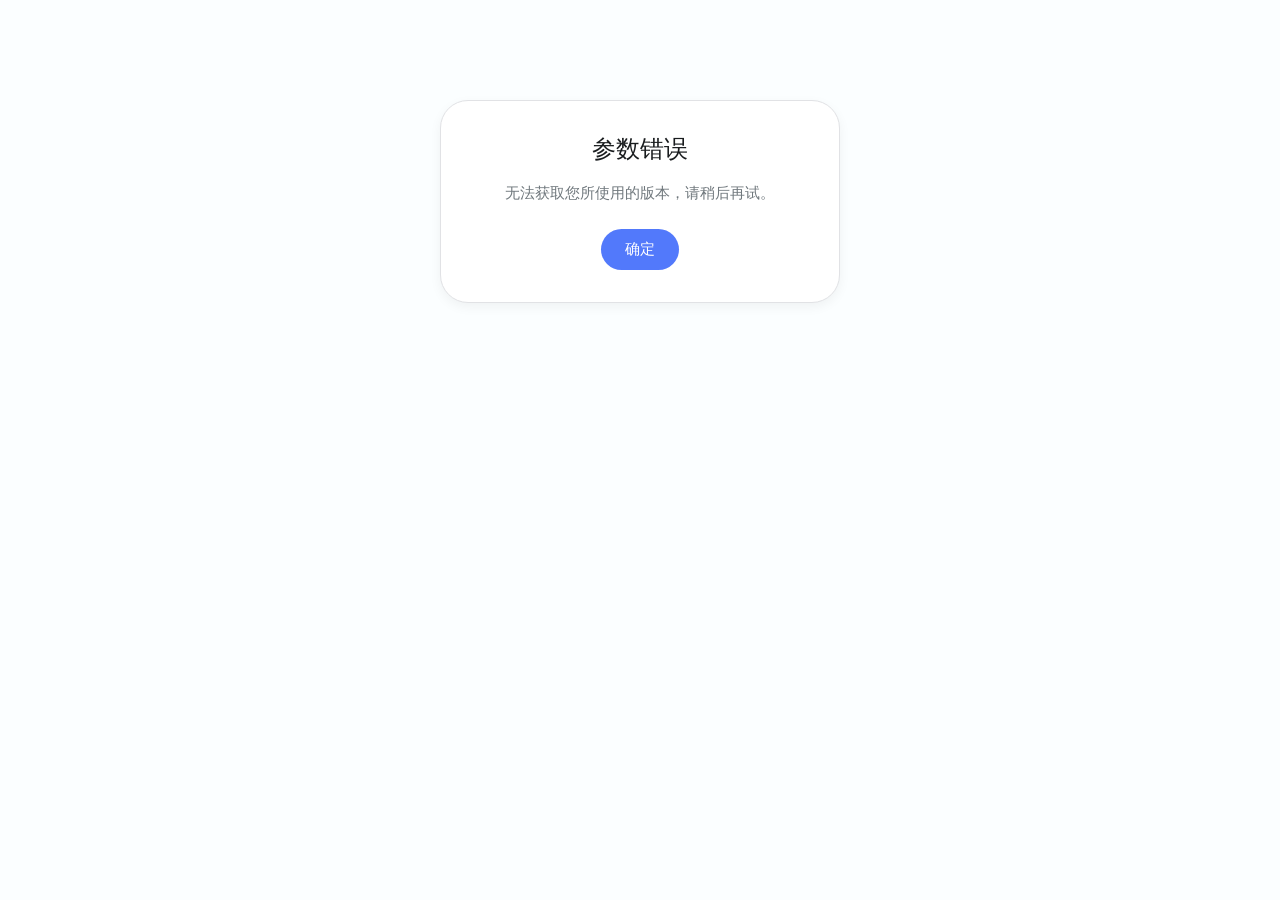
<file: update/index.html>
<!DOCTYPE html>
<html lang="zh-CN">

<head>
    <meta charset="UTF-8">
    <meta name="viewport" content="width=device-width, initial-scale=1.0">
    <title>Yuyupage Update</title>
    <link rel="stylesheet" href="../source/font-awesome/css/all.min.css">
    <style>
        :root {
            --bg-color: #fbfeff;
            --card-bg: #ffffff;
            --text-color: #191c1e;
            --text-secondary: #70787d;
            --border-color: #e1e2e5;
            --primary-color: #5279FB;
            --primary-container: #eff1f3;
            --on-primary-container: #191c1e;
            --btn-text-color: #ffffff;
            --transition-speed: 0.3s;
        }

        @media (prefers-color-scheme: dark) {
            :root {
                --bg-color: #191c1e;
                --card-bg: #2d3133;
                --text-color: #e2e2e5;
                --text-secondary: #8a9296;
                --border-color: #43474a;
                --primary-color: #9AB1FA;
                --primary-container: #43474a;
                --on-primary-container: #e2e2e5;
                --btn-text-color: #191c1e;
            }
        }

        * {
            box-sizing: border-box;
            margin: 0;
            padding: 0;
        }

        body {
            font-family: system-ui, -apple-system, sans-serif;
            background-color: var(--bg-color);
            color: var(--text-color);
            display: flex;
            justify-content: center;
            align-items: flex-start;
            height: 100vh;
            padding-top: 100px;
            transition: background-color var(--transition-speed), color var(--transition-speed);
        }

        .container {
            background: var(--card-bg);
            border: 1px solid var(--border-color);
            border-radius: 28px;
            padding: 32px;
            box-shadow: 0 4px 12px rgba(0, 0, 0, 0.05);
            text-align: center;
            max-width: 400px;
            width: 90%;
            transition: background-color var(--transition-speed), border-color var(--transition-speed);
        }

        h1 {
            font-size: 1.5rem;
            font-weight: 500;
            margin-bottom: 16px;
            color: var(--text-color);
        }

        .message {
            font-size: 0.95rem;
            color: var(--text-secondary);
            margin-bottom: 24px;
            line-height: 1.6;
            white-space: pre-line;
            text-align: left;
        }

        .btn {
            background-color: var(--primary-color);
            color: var(--btn-text-color);
            border: none;
            padding: 10px 24px;
            border-radius: 100px;
            cursor: pointer;
            font-size: 0.95rem;
            font-weight: 500;
            display: inline-flex;
            align-items: center;
            justify-content: center;
            transition: background-color var(--transition-speed), color var(--transition-speed), transform var(--transition-speed), box-shadow var(--transition-speed);
        }

        .btn:hover {
            box-shadow: 0 1px 3px rgba(0, 0, 0, 0.12), 0 1px 2px rgba(0, 0, 0, 0.24);
            transform: scale(1.02);
        }

        .btn-download {
            background-color: var(--primary-color);
            color: var(--btn-text-color);
            display: inline-flex;
            align-items: center;
            justify-content: center;
            text-decoration: none;
            padding: 10px 24px;
            border-radius: 100px;
            font-size: 0.95rem;
            font-weight: 500;
            transition: background-color var(--transition-speed), color var(--transition-speed), transform var(--transition-speed), box-shadow var(--transition-speed);
        }

        .btn-download:hover {
            box-shadow: 0 1px 3px rgba(0, 0, 0, 0.12), 0 1px 2px rgba(0, 0, 0, 0.24);
            transform: scale(1.02);
        }

        .hidden {
            display: none;
        }

        #loading {
            color: var(--text-secondary);
            font-size: 1rem;
        }

        .warning-text {
            color: #ff9800; /* 橙色 */
            font-size: 0.9rem;
            margin-top: 16px;
            text-align: center;
            font-weight: 500;
        }
    </style>
</head>

<body>
    <div class="container">
        <div id="loading">正在检查版本...</div>
        <div id="up-to-date-view" class="hidden">
            <h1>已是最新版本</h1>
            <p class="message" style="text-align: center;">您当前使用的是最新版本，无需更新。</p> <button class="btn"
                onclick="closeWindow()">确认</button>
        </div>
        <div id="update-required-view" class="hidden">
            <h1>需要更新</h1>
            <p class="message" style="text-align: center;">发现新版本可用，请下载并安装更新。</p> <a href="#" id="download-link"
                class="btn-download" target="_blank">立即下载</a>
        </div>
        <div id="param-error-view" class="hidden">
            <h1>参数错误</h1>
            <p class="message" style="text-align: center;">无法获取您所使用的版本，请稍后再试。</p> <button class="btn"
                onclick="closeWindow()">确定</button>
        </div>
        <div id="stop-view" class="hidden">
            <h1>需要更新</h1>
            <p class="message" style="text-align: center;">发现新版本可用。</p>
            <p class="message" style="text-align: left;"><i class="fa-solid fa-circle-info" style="margin-right: 6px; color: var(--primary-color);"></i>新版本无法通过本页面下载，请在 Github 仓库查看 Release 或等待扩展商店更新</p>
        </div>
        <div id="error-view" class="hidden">
            <h1>检查失败</h1>
            <p class="message" style="text-align: center;">无法获取版本信息，请稍后重试。</p>
            <div id="warning-container" class="warning-text hidden"></div>
        </div>
    </div>
    <script>
        function getQueryParam(param) {
            const urlParams = new URLSearchParams(window.location.search);
            return urlParams.get(param);
        }

        function closeWindow() {
            window.close();
            if (!window.closed) {
                alert('请手动关闭当前标签页');
            }
        }

        async function checkVersion() {
            const currentVerParam = getQueryParam('ver');
            const loadingEl = document.getElementById('loading');

            // 核心修改：检查 ver 参数是否存在，以及是否能被解析为有效数字
            if (currentVerParam === null || currentVerParam.trim() === '') {
                loadingEl.classList.add('hidden');
                document.getElementById('param-error-view').classList.remove('hidden');
                return;
            }

            const currentVer = parseInt(currentVerParam, 10);
            if (isNaN(currentVer)) {
                loadingEl.classList.add('hidden');
                document.getElementById('param-error-view').classList.remove('hidden');
                return;
            }

            try {
                const versionResponse = await fetch(`version.json?_t=${Date.now()}`);
                if (!versionResponse.ok) throw new Error('版本参数文件获取失败');
                
                const versionData = await versionResponse.json();
                const rawVersion = versionData.latestVersion || versionData.version || versionData;
                const latestVer = parseInt(rawVersion, 10);

                if (isNaN(latestVer)) throw new Error('Invalid version data');

                if (String(versionData.debugsys) === '1') {
                    loadingEl.classList.add('hidden');
                    if (currentVer >= latestVer) {
                        document.getElementById('up-to-date-view').classList.remove('hidden');
                    } else {
                        document.getElementById('stop-view').classList.remove('hidden');
                    }
                    return;
                }

                const upToDateEl = document.getElementById('up-to-date-view');
                const updateRequiredEl = document.getElementById('update-required-view');
                
                loadingEl.classList.add('hidden');

                if (currentVer >= latestVer) {
                    upToDateEl.classList.remove('hidden');
                } else {
                    const downloadLink = document.getElementById('download-link');
                    downloadLink.href = `https://raw.githubusercontent.com/VilinkoStudio/yuyupage/refs/heads/crx/${latestVer}.zip`;
                    
                    const warningContainer = document.getElementById('warning-container');
                    const warningInfoVer = versionData.WarningInfoVer;
                    const warningInfo = versionData.WarningInfo;

                    if (warningInfoVer === 1 && warningInfo) {
                        warningContainer.textContent = warningInfo;
                        warningContainer.classList.remove('hidden');
                    } else {
                        warningContainer.classList.add('hidden');
                    }

                    updateRequiredEl.classList.remove('hidden');
                }
            } catch (error) {
                console.error(error);
                document.getElementById('loading').classList.add('hidden');
                document.getElementById('error-view').classList.remove('hidden');
            }
        }

        window.onload = checkVersion;
    </script>
</body>

</html>
</file>
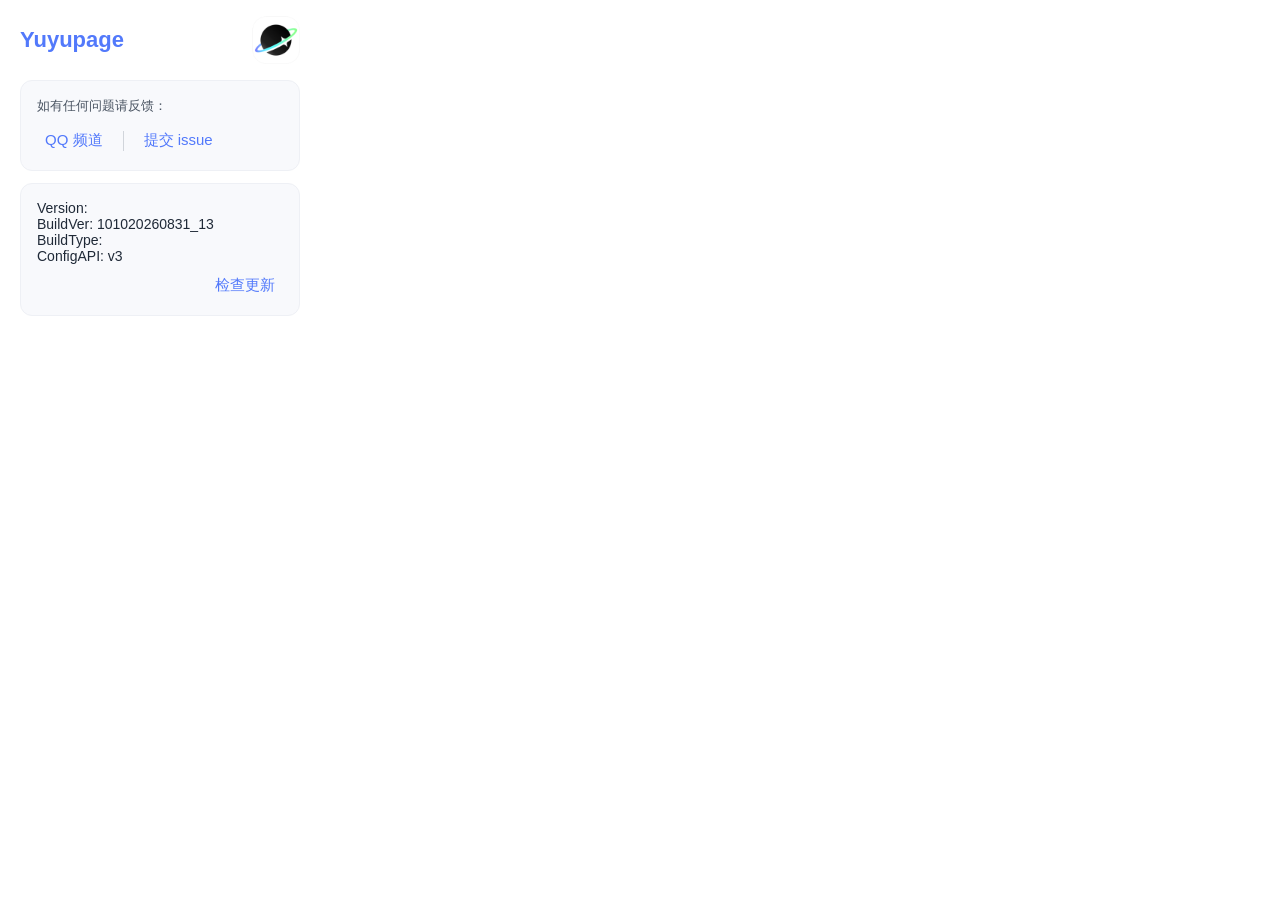
<file: popup.html>
<!DOCTYPE html>
<html>
<head>
  <meta charset="UTF-8">
  <title>Yuyupage Popup</title>
  <style>
    * {
      margin: 0;
      padding: 0;
      box-sizing: border-box;
    }

    body {
      width: 320px;
      padding: 16px 20px;
      font-family: -apple-system, BlinkMacSystemFont, 'Segoe UI', Roboto, sans-serif;
      background: #ffffff;
      border-radius: 12px;
      transition: background 0.3s, color 0.3s;
      user-select: none;
      -webkit-user-select: none;
      -moz-user-select: none;
      -ms-user-select: none;
    }

    .header {
      display: flex;
      justify-content: space-between;
      align-items: center;
      margin-bottom: 16px;
    }

    .header h1 {
      font-size: 22px;
      color: #5279FB;
      font-weight: 700;
      transition: color 0.3s;
    }

    .header img {
      width: 48px;
      height: 48px;
      border-radius: 8px;
      -webkit-user-drag: none;
      -khtml-user-drag: none;
    }

    .card {
      background: #f8f9fc;
      border-radius: 12px;
      padding: 16px;
      border: 1px solid #eef0f5;
      transition: background 0.3s, border-color 0.3s;
    }

    .card .label {
      font-size: 13px;
      color: #4b5563;
      display: block;
      margin-bottom: 12px;
      transition: color 0.3s;
    }

    .link-group {
      display: flex;
      align-items: center;
      gap: 12px;
    }

    .link-btn {
      font-size: 15px;
      color: #5279FB;
      font-weight: 500;
      cursor: pointer;
      transition: color 0.2s, background 0.2s;
      padding: 4px 8px;
      border-radius: 4px;
      user-select: none;
    }

    .link-btn:hover {
      background: rgba(82, 121, 251, 0.08);
      color: #3b5fd9;
    }

    .link-btn:active {
      background: rgba(82, 121, 251, 0.15);
    }

    .divider {
      width: 1px;
      height: 20px;
      background: #d1d5db;
      flex-shrink: 0;
      transition: background 0.3s;
    }

    /* 第二个卡片 - Build 信息 */
    .build-card {
      background: #f8f9fc;
      border-radius: 12px;
      padding: 16px;
      border: 1px solid #eef0f5;
      transition: background 0.3s, border-color 0.3s;
      display: flex;
      flex-direction: column;
      gap: 8px;
    }

    .build-info {
      font-size: 14px;
      color: #1f2937;
      font-weight: 500;
      transition: color 0.3s;
      word-break: break-all;
      text-align: left;
    }

    .build-update-btn {
      font-size: 15px;
      color: #5279FB;
      font-weight: 500;
      cursor: pointer;
      transition: color 0.2s, background 0.2s;
      padding: 4px 8px;
      border-radius: 4px;
      user-select: none;
      text-align: right;
      align-self: flex-end;
    }

    .build-update-btn:hover {
      background: rgba(82, 121, 251, 0.08);
      color: #3b5fd9;
    }

    .build-update-btn:active {
      background: rgba(82, 121, 251, 0.15);
    }

    .build-update-btn.checking {
      color: #9ca3af;
      cursor: not-allowed;
    }

    .build-update-btn.checking:hover {
      background: transparent;
    }

    /* 临时状态文本颜色（浅色模式） */
    .build-update-btn.state-timeout,
    .build-update-btn.state-failed {
      color: #e64c4f;
    }

    .build-update-btn.state-newversion {
      color: #1abc9c;
    }

    .card-spacer {
      margin-top: 12px;
    }

    @media (prefers-color-scheme: dark) {
      body {
        background: #0a0a0a;
      }

      .header h1 {
        color: #9AB1FA;
      }

      .card {
        background: #1a1a1a;
        border-color: #2d2d2d;
      }

      .card .label {
        color: #d4d4d4;
      }

      .link-btn {
        color: #9AB1FA;
      }

      .link-btn:hover {
        background: rgba(122, 162, 255, 0.15);
        color: #8ab4ff;
      }

      .link-btn:active {
        background: rgba(122, 162, 255, 0.25);
      }

      .divider {
        background: #3d3d3d;
      }

      .build-card {
        background: #1a1a1a;
        border-color: #2d2d2d;
      }

      .build-info {
        color: #e5e7eb;
      }

      .build-update-btn {
        color: #9AB1FA;
      }

      .build-update-btn:hover {
        background: rgba(122, 162, 255, 0.15);
        color: #8ab4ff;
      }

      .build-update-btn:active {
        background: rgba(122, 162, 255, 0.25);
      }

      .build-update-btn.checking {
        color: #6b7280;
      }

      .build-update-btn.checking:hover {
        background: transparent;
      }

      /* 临时状态文本颜色（深色模式） */
      .build-update-btn.state-timeout,
      .build-update-btn.state-failed {
        color: #ff7878;
      }

      .build-update-btn.state-newversion {
        color: #5ad7bf;
      }
    }
  </style>
</head>
<body>
  <div class="header">
    <h1>Yuyupage</h1>
    <img src="source/icon128.png" alt="icon" draggable="false">
  </div>

  <div class="card">
    <span class="label">如有任何问题请反馈：</span>
    
    <div class="link-group">
      <span class="link-btn" id="qqChannel">QQ 频道</span>
      <span class="divider"></span>
      <span class="link-btn" id="submitIssue">提交 issue</span>
    </div>
  </div>

  <div class="build-card card-spacer">
    <div class="build-info" id="buildVersion">
        Version: <span id="manifestVersion"></span><br>
        BuildVer: 101020260831_13<br>
        BuildType: <span id="manifestInfo"></span><br>
        ConfigAPI: v3
  </div>
    <span class="build-update-btn" id="checkUpdate">检查更新</span>
  </div>

  <script src="./source/js/popup.js"></script>
</body>
</html>
</file>
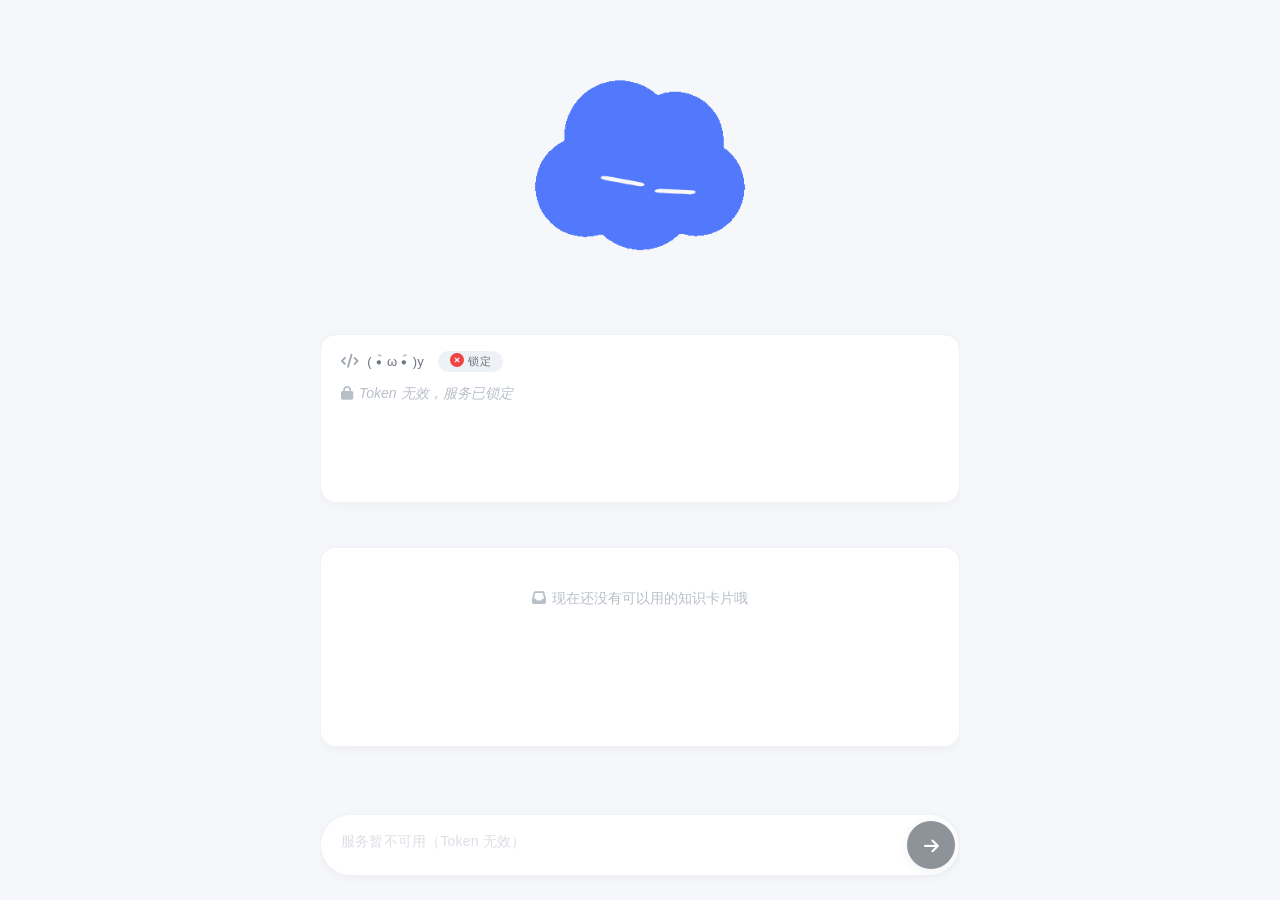
<file: vilinkofox-playview-qa.html>
<!DOCTYPE html>
<html lang="zh-CN">

<head>
    <meta charset="UTF-8" />
    <meta name="viewport" content="width=device-width, initial-scale=1.0" />
    <title>Yuyupage + | AlphaTest</title>
    <link href="./source/css/tailwind.min.css" rel="stylesheet" />
    <link href="./source/font-awesome/css/all.min.css" rel="stylesheet" />
    <script src="./source/js/marked.min.js"></script>
    <style>
        * {
            margin: 0;
            padding: 0;
            box-sizing: border-box;
        }

        html,
        body {
            height: 100%;
            overflow: hidden;
            background: #f5f7fb;
            font-family: -apple-system, BlinkMacSystemFont, "Segoe UI", Roboto, "Helvetica Neue", Arial, sans-serif;
            scrollbar-width: none;
            -ms-overflow-style: none;
            overflow: -moz-scrollbars-none;
        }

        body {
            display: flex;
            align-items: center;
            justify-content: center;
            padding: 0 20px;
            scrollbar-width: none;
            -ms-overflow-style: none;
            overflow: -moz-scrollbars-none;
        }

        /* ====== 主容器 ====== */
        .app-container {
            width: 100%;
            max-width: 640px;
            height: 100vh;
            max-height: 100vh;
            overflow-y: auto;
            overflow-x: hidden;
            display: flex;
            flex-direction: column;
            align-items: center;
            padding: 30px 0 20px 0;
            scroll-behavior: smooth;
            scrollbar-width: none;
            -ms-overflow-style: none;
            overflow: -moz-scrollbars-none;
        }

        .app-container::-webkit-scrollbar {
            display: none;
            width: 0;
            height: 0;
        }

        /* ====== 中间内容区域 ====== */
        .content-area {
            width: 100%;
            flex: 1 0 auto;
            display: flex;
            flex-direction: column;
            align-items: center;
            gap: 44px;
            padding-bottom: 20px;
        }

        /* ====== 移动端遮罩 ====== */
        #mobile-warning {
            display: none;
            position: fixed;
            inset: 0;
            z-index: 9999;
            background: #f5f7fb;
            flex-direction: column;
            align-items: center;
            justify-content: center;
            color: #6b7280;
            font-size: 18px;
            letter-spacing: 0.5px;
        }

        #mobile-warning i {
            font-size: 48px;
            color: #e5e7eb;
            margin-bottom: 20px;
        }

        #mobile-warning span {
            background: #ffffff;
            padding: 16px 40px;
            border-radius: 40px;
            box-shadow: 0 2px 12px rgba(0, 0, 0, 0.04);
            color: #9ca3af;
            font-weight: 500;
        }

        /* ====== GIF 容器 ====== */
        .gif-wrapper {
            width: 260px;
            height: 260px;
            flex-shrink: 0;
            background: transparent !important;
            border: none !important;
            box-shadow: none !important;
            outline: none !important;
            padding: 0 !important;
            margin: 0 !important;
            overflow: hidden;
        }

        .gif-wrapper img {
            width: 100%;
            height: 100%;
            display: block;
            object-fit: cover;
            border-radius: 8px;
            background: transparent;
            transition: opacity 0.2s ease;
            user-select: none;
            -webkit-user-drag: none;
            -khtml-user-drag: none;
            -moz-user-drag: none;
            user-drag: none;
            pointer-events: none;
        }

        /* ====== API 响应区（固定高度） ====== */
        .api-box {
            width: 100%;
            flex-shrink: 0;
            background: #ffffff;
            border-radius: 16px;
            padding: 16px 20px 12px 20px;
            box-shadow: 0 2px 12px rgba(0, 0, 0, 0.04);
            border: 1px solid #f0f2f5;
            transition: border-color 0.2s;
        }

        .api-box:hover {
            border-color: #e5e9f0;
        }

        .api-header {
            display: flex;
            align-items: center;
            gap: 8px;
            color: #6b7280;
            font-size: 13px;
            font-weight: 500;
            letter-spacing: 0.3px;
            margin-bottom: 8px;
            user-select: none;
        }

        .api-header i {
            color: #9ca3af;
            font-size: 14px;
        }

        .api-header .badge {
            background: #eef2f7;
            padding: 2px 12px;
            border-radius: 20px;
            font-size: 11px;
            color: #6b7280;
            margin-left: 6px;
        }

        .api-content {
            width: 100%;
            height: 110px;
            overflow-y: auto;
            overflow-x: hidden;
            word-wrap: break-word;
            line-height: 1.7;
            font-size: 15px;
            color: #1f2937;
            padding-right: 4px;
            scroll-behavior: smooth;
        }

        .api-content::-webkit-scrollbar {
            width: 4px;
        }

        .api-content::-webkit-scrollbar-track {
            background: #f3f4f6;
            border-radius: 10px;
        }

        .api-content::-webkit-scrollbar-thumb {
            background: #d1d5db;
            border-radius: 10px;
        }

        .api-content::-webkit-scrollbar-thumb:hover {
            background: #b9bfc9;
        }

        .api-content .placeholder {
            color: #b9bfc9;
            font-style: italic;
            font-size: 14px;
        }

        .api-content .loading-dots::after {
            content: "⋯";
            animation: dots 1.2s steps(4, end) infinite;
        }

        @keyframes dots {
            0% {
                content: "";
            }

            25% {
                content: "·";
            }

            50% {
                content: "··";
            }

            75% {
                content: "···";
            }

            100% {
                content: "";
            }
        }

        /* ====== Markdown 基础样式 ====== */
        .api-content h1,
        .api-content h2,
        .api-content h3,
        .api-content h4,
        .api-content h5,
        .api-content h6 {
            font-weight: 600;
            margin-top: 0.8em;
            margin-bottom: 0.4em;
            line-height: 1.3;
        }

        .api-content h1 {
            font-size: 1.5rem;
        }

        .api-content h2 {
            font-size: 1.3rem;
        }

        .api-content h3 {
            font-size: 1.15rem;
        }

        .api-content h4 {
            font-size: 1.05rem;
        }

        .api-content h5,
        .api-content h6 {
            font-size: 1rem;
        }

        .api-content p {
            margin-bottom: 0.6em;
        }

        .api-content ul,
        .api-content ol {
            padding-left: 1.8em;
            margin-bottom: 0.6em;
        }

        .api-content li {
            margin-bottom: 0.2em;
        }

        .api-content blockquote {
            border-left: 4px solid #d1d5db;
            padding-left: 1em;
            margin-left: 0;
            color: #6b7280;
            background: #f9fafb;
            padding: 0.5em 1em;
            border-radius: 4px;
        }

        .api-content a {
            color: #2563eb;
            text-decoration: underline;
        }

        .api-content a:hover {
            color: #1d4ed8;
        }

        .api-content code {
            background: #f3f4f6;
            padding: 0.2em 0.4em;
            border-radius: 4px;
            font-size: 0.9em;
            font-family: "SF Mono", monospace;
        }

        .api-content pre {
            background: #f3f4f6;
            padding: 0.8em 1em;
            border-radius: 6px;
            overflow-x: auto;
            font-size: 0.9em;
        }

        .api-content pre code {
            background: transparent;
            padding: 0;
            border-radius: 0;
        }

        .api-content img {
            max-width: 100%;
            height: auto;
            border-radius: 6px;
        }

        .api-content table {
            border-collapse: collapse;
            width: 100%;
            margin-bottom: 0.6em;
        }

        .api-content th,
        .api-content td {
            border: 1px solid #e5e7eb;
            padding: 0.4em 0.8em;
            text-align: left;
        }

        .api-content th {
            background: #f9fafb;
            font-weight: 600;
        }

        /* ====== 资源列表（固定高度） ====== */
        .resource-box {
            width: 100%;
            flex-shrink: 0;
            background: #ffffff;
            border-radius: 16px;
            padding: 0;
            box-shadow: 0 2px 12px rgba(0, 0, 0, 0.04);
            border: 1px solid #f0f2f5;
            overflow: hidden;
            transition: border-color 0.2s;
            height: 200px;
            display: flex;
            flex-direction: column;
        }

        .resource-box:hover {
            border-color: #e5e9f0;
        }

        .tab-panel {
            flex: 1;
            padding: 16px 20px 18px 20px;
            overflow-y: auto;
            overflow-x: hidden;
            background: #ffffff;
        }

        .tab-panel::-webkit-scrollbar {
            width: 4px;
        }

        .tab-panel::-webkit-scrollbar-track {
            background: #f3f4f6;
            border-radius: 10px;
        }

        .tab-panel::-webkit-scrollbar-thumb {
            background: #d1d5db;
            border-radius: 10px;
        }

        .tab-panel::-webkit-scrollbar-thumb:hover {
            background: #b9bfc9;
        }

        .tab-content {
            display: block;
            animation: fadeIn 0.25s ease;
        }

        @keyframes fadeIn {
            from {
                opacity: 0;
                transform: translateY(6px);
            }

            to {
                opacity: 1;
                transform: translateY(0);
            }
        }

        .resource-item {
            display: flex;
            align-items: center;
            justify-content: space-between;
            padding: 10px 0;
            border-bottom: 1px solid #f3f5f9;
            transition: background 0.15s;
            border-radius: 4px;
            padding-left: 6px;
            padding-right: 6px;
            text-decoration: none;
            color: inherit;
            cursor: pointer;
        }

        .resource-item:last-child {
            border-bottom: none;
        }

        .resource-item:hover {
            background: #f8fafc;
        }

        .resource-item .info {
            display: flex;
            align-items: center;
            gap: 12px;
            flex: 1;
            min-width: 0;
        }

        .resource-item .info .icon {
            width: 32px;
            height: 32px;
            border-radius: 8px;
            background: #f0f4fe;
            display: flex;
            align-items: center;
            justify-content: center;
            color: #4b5563;
            font-size: 14px;
            flex-shrink: 0;
        }

        .resource-item .info .name {
            font-size: 14px;
            color: #1f2937;
            font-weight: 500;
            white-space: nowrap;
            overflow: hidden;
            text-overflow: ellipsis;
        }

        .resource-item .info .meta {
            font-size: 12px;
            color: #b9bfc9;
            margin-left: 6px;
            flex-shrink: 0;
        }

        .resource-item .tag {
            font-size: 11px;
            background: #f0f2f5;
            color: #6b7280;
            padding: 2px 12px;
            border-radius: 20px;
            flex-shrink: 0;
            font-weight: 400;
            letter-spacing: 0.2px;
        }

        .empty-tip {
            color: #b9bfc9;
            font-size: 14px;
            text-align: center;
            padding: 24px 0;
        }

        /* ====== 搜索框（固定底部） ====== */
        .search-wrapper {
            width: 100%;
            flex-shrink: 0;
            position: sticky;
            bottom: 0;
            background: #f5f7fb;
            padding: 12px 0 4px 0;
            z-index: 10;
            margin-top: 4px;
        }

        .input-capsule {
            width: 100%;
            display: flex;
            align-items: stretch;
            background: #ffffff;
            border-radius: 60px;
            padding: 4px 4px 4px 20px;
            box-shadow: 0 2px 12px rgba(0, 0, 0, 0.04);
            border: 1px solid #f0f2f5;
            transition: border-color 0.2s, box-shadow 0.2s;
            min-height: 52px;
        }

        .input-capsule:focus-within {
            border-color: #d1d5db;
            box-shadow: 0 4px 20px rgba(0, 0, 0, 0.05);
        }

        .input-capsule textarea {
            flex: 1;
            border: none;
            outline: none;
            background: transparent;
            font-size: 15px;
            padding: 12px 8px 12px 0;
            color: #1f2937;
            min-width: 0;
            font-family: inherit;
            resize: none;
            line-height: 1.5;
            height: 44px;
            overflow-y: auto;
            scrollbar-width: thin;
        }

        .input-capsule textarea::-webkit-scrollbar {
            width: 3px;
        }

        .input-capsule textarea::-webkit-scrollbar-thumb {
            background: #d1d5db;
            border-radius: 10px;
        }

        .input-capsule textarea::placeholder {
            color: #c5cbd5;
            font-weight: 400;
            font-size: 14px;
            letter-spacing: 0.2px;
        }

        .input-capsule textarea:disabled {
            opacity: 0.6;
            cursor: not-allowed;
        }

        .input-capsule .send-btn {
            flex-shrink: 0;
            width: 48px;
            height: 48px;
            border-radius: 50%;
            border: none;
            background: #1f2937;
            color: #ffffff;
            font-size: 18px;
            cursor: pointer;
            transition: background 0.2s, transform 0.15s;
            display: flex;
            align-items: center;
            justify-content: center;
            box-shadow: 0 2px 8px rgba(31, 41, 55, 0.12);
            margin: 2px 0;
            align-self: center;
        }

        .input-capsule .send-btn:hover {
            background: #111827;
            transform: scale(1.02);
        }

        .input-capsule .send-btn:active {
            transform: scale(0.95);
        }

        .input-capsule .send-btn i {
            font-size: 17px;
        }

        .input-capsule .send-btn:disabled {
            opacity: 0.5;
            cursor: not-allowed;
            transform: none !important;
        }

        /* 响应式调整 */
        @media (max-width: 480px) {
            .gif-wrapper {
                width: 180px;
                height: 180px;
            }

            .api-content {
                height: 90px;
                font-size: 14px;
            }

            .resource-box {
                height: 160px;
            }

            .input-capsule {
                min-height: 46px;
                padding: 3px 3px 3px 16px;
            }

            .input-capsule textarea {
                height: 38px;
                font-size: 14px;
                padding: 10px 6px 10px 0;
            }

            .input-capsule .send-btn {
                width: 42px;
                height: 42px;
                font-size: 16px;
            }

            .content-area {
                gap: 32px;
                padding-bottom: 12px;
            }

            .app-container {
                padding: 20px 0 12px 0;
            }
        }

        body.mobile-warning #app {
            display: none !important;
        }

        body.mobile-warning #mobile-warning {
            display: flex !important;
        }
    </style>
</head>

<body>
    <div id="mobile-warning"><i class="fas fa-exclamation-circle"></i><span>请求异常</span></div>
    <div id="app" class="app-container">
        <div class="content-area">
            <div class="gif-wrapper"><img id="gifImg" src="./source/study-cloud-normal-x-5279fb.gif" alt="study cloud"
                    loading="lazy" /></div>
            <div class="api-box">
                <div class="api-header"><i class="fas fa-code"></i><span>( •̀ ω •́ )y</span><span class="badge"
                        id="apiBadge"><i class="fas fa-hourglass-half" style="margin-right:4px;"></i>等待</span></div>
                <div id="apiContent" class="api-content"><span class="placeholder"><i class="fas fa-search"
                            style="margin-right:8px;"></i>今天想知道些什么呀？</span></div>
            </div>
            <div class="resource-box">
                <div class="tab-panel" id="tabPanel">
                    <div id="tab-all" class="tab-content active">
                        <div class="empty-tip"><i class="fas fa-inbox" style="margin-right:6px;"></i>现在还没有可以用的知识卡片哦
                        </div>
                    </div>
                </div>
            </div>
        </div>
        <div class="search-wrapper">
            <div class="input-capsule">
                <textarea id="searchInput" rows="1" placeholder="输入关键词，Shift+Enter 换行，Enter 发送"
                    autocomplete="off"></textarea>
                <button class="send-btn" id="sendBtn" aria-label="发送"><i class="fas fa-arrow-right"></i></button>
            </div>
        </div>
    </div>
</body>

<script>
    (function () {
        'use strict';

        const EXPECTED_TOKEN = "SGVsbG8gd29ybGQhIHRoaXMgaXMgYSByYW5ka20g";

        const urlParams = new URLSearchParams(window.location.search);
        const tokenFromUrl = urlParams.get('token');

        const token = tokenFromUrl ? tokenFromUrl.trim() : null;
        const expected = EXPECTED_TOKEN.trim();

        const isAvailable = (token === expected);

        const GIF_NORMAL = './source/study-cloud-normal-x-5279fb.gif';
        const GIF_LISTENING = './source/study-cloud-listening-x-5279fb.gif';
        const GIF_CURIOUS = './source/study-cloud-curious-x-5279fb.gif';
        const GIF_EXCITED = './source/study-cloud-excited-x-5279fb.gif';
        const GIF_DROWSY = './source/study-cloud-drowsy-x-5279fb.gif';

        const gifImg = document.getElementById('gifImg');
        const searchInput = document.getElementById('searchInput');
        const sendBtn = document.getElementById('sendBtn');
        const apiContent = document.getElementById('apiContent');
        const apiBadge = document.getElementById('apiBadge');
        const tabAll = document.getElementById('tab-all');

        let isRequesting = false;
        let prevHasText = false;

        function setGif(src) {
            if (gifImg.src !== src) {
                gifImg.src = src;
            }
        }

        function refreshGif() {
            if (!isAvailable) {
                setGif(GIF_DROWSY);
                return;
            }
            if (isRequesting) {
                setGif(GIF_CURIOUS);
                return;
            }
            const hasText = searchInput.value.trim().length > 0;
            if (hasText) {
                setGif(GIF_LISTENING);
            } else {
                setGif(GIF_NORMAL);
            }
        }

        function setExcited() {
            setGif(GIF_EXCITED);
        }

        function applyAvailability() {
            if (!isAvailable) {
                searchInput.disabled = true;
                sendBtn.disabled = true;
                searchInput.placeholder = '服务暂不可用（Token 无效）';
                setGif(GIF_DROWSY);
                prevHasText = false;
                apiContent.innerHTML = '<span class="placeholder"><i class="fas fa-lock" style="margin-right:6px;"></i>Token 无效，服务已锁定</span>';
                apiBadge.innerHTML = '<i class="fas fa-times-circle" style="margin-right:4px;color:#ef4444;"></i>锁定';
            } else {
                searchInput.disabled = false;
                sendBtn.disabled = false;
                searchInput.placeholder = '输入关键词，Shift+Enter 换行，Enter 发送';
                prevHasText = searchInput.value.trim().length > 0;
                refreshGif();
                const currentContent = apiContent.innerHTML;
                if (!currentContent.trim() || currentContent.includes('锁定')) {
                    apiContent.innerHTML = '<span class="placeholder"><i class="fas fa-search" style="margin-right:8px;"></i>输入关键词后发送，将显示回答</span>';
                }
                apiBadge.innerHTML = '<i class="fas fa-hourglass-half" style="margin-right:4px;"></i>等待';
            }
        }

        function renderSources(sources) {
            if (!sources || sources.length === 0) {
                tabAll.innerHTML = '<div class="empty-tip"><i class="fas fa-inbox" style="margin-right:6px;"></i>暂无相关资源</div>';
                return;
            }
            const itemsHtml = sources.map((src) => {
                const title = src.title || '无标题';
                const link = src.link || '#';
                const date = src.date || '未知日期';
                const summary = src.summary || src.snippet || '';
                const metaText = date ? date : (summary ? summary.slice(0, 20) + '…' : '');
                return `
                        <a href="${link}" target="_blank" class="resource-item" style="text-decoration:none;color:inherit;display:flex;align-items:center;justify-content:space-between;padding:10px 0;border-bottom:1px solid #f3f5f9;border-radius:4px;padding-left:6px;padding-right:6px;">
                            <div class="info">
                                <span class="icon"><i class="fas fa-link"></i></span>
                                <span class="name">${title}</span>
                                <span class="meta">${metaText}</span>
                            </div>
                            <span class="tag">来源</span>
                        </a>
                    `;
            }).join('');
            tabAll.innerHTML = itemsHtml;
        }

        async function callAPI(query) {
            if (!isAvailable) return;
            if (!query || query.trim() === '') return;

            isRequesting = true;
            refreshGif();
            apiBadge.innerHTML = '<i class="fas fa-spinner fa-pulse" style="margin-right:4px;"></i>请求中';
            apiContent.innerHTML = '<span class="placeholder"><i class="fas fa-spinner fa-pulse" style="margin-right:8px;"></i>加载中<span class="loading-dots"></span></span>';
            tabAll.innerHTML = '<div class="empty-tip"><i class="fas fa-spinner fa-pulse" style="margin-right:6px;"></i>加载资源中...</div>';

            try {
                const myHeaders = new Headers();
                myHeaders.append("Authorization", "Bearer mk-14C698859873BA199E8CC2442C602606");
                myHeaders.append("Accept", "application/json");
                myHeaders.append("Content-Type", "application/json");

                const raw = JSON.stringify({
                    q: query.trim(),
                    model: "fast",
                    format: "simple"
                });

                const requestOptions = {
                    method: "POST",
                    headers: myHeaders,
                    body: raw,
                    redirect: "follow"
                };

                const response = await fetch("https://metaso.cn/api/v1/chat/completions", requestOptions);
                if (!response.ok) {
                    throw new Error(`HTTP error! status: ${response.status}`);
                }
                const result = await response.json();

                let answer = null;
                let sources = null;
                if (result && typeof result === 'object') {
                    if (result.answer !== undefined && result.answer !== null) {
                        answer = result.answer;
                    } else if (result.data && result.data.answer !== undefined) {
                        answer = result.data.answer;
                    }
                    if (result.sources && Array.isArray(result.sources)) {
                        sources = result.sources;
                    } else if (result.data && result.data.sources && Array.isArray(result.data.sources)) {
                        sources = result.data.sources;
                    }
                }

                if (answer) {
                    const parsedHtml = marked.parse(answer);
                    apiContent.innerHTML = parsedHtml;
                } else {
                    apiContent.innerHTML = '<span class="placeholder"><i class="fas fa-exclamation-triangle" style="margin-right:6px;color:#f59e0b;"></i>未能解析 answer 字段</span>';
                }

                if (sources && sources.length > 0) {
                    renderSources(sources);
                } else {
                    renderSources([]);
                }

                apiBadge.innerHTML = '<i class="fas fa-check-circle" style="margin-right:4px;color:#10b981;"></i>成功';
                setTimeout(() => {
                    apiBadge.innerHTML = '<i class="fas fa-hourglass-half" style="margin-right:4px;"></i>等待';
                }, 3000);

            } catch (error) {
                console.error('API 请求失败:', error);
                apiContent.innerHTML = `<span class="placeholder"><i class="fas fa-exclamation-circle" style="margin-right:6px;color:#ef4444;"></i>请求异常：${error.message || '未知错误'}</span>`;
                apiBadge.innerHTML = '<i class="fas fa-times-circle" style="margin-right:4px;color:#ef4444;"></i>异常';
                setTimeout(() => {
                    apiBadge.innerHTML = '<i class="fas fa-hourglass-half" style="margin-right:4px;"></i>等待';
                }, 3000);
                renderSources([]);
            } finally {
                isRequesting = false;
                setExcited();
                setTimeout(() => {
                    prevHasText = searchInput.value.trim().length > 0;
                    refreshGif();
                }, 600);
            }
        }

        function handleSend() {
            if (!isAvailable) {
                console.warn('Token 无效，拒绝发送');
                return;
            }
            const text = searchInput.value.trim();
            if (!text) {
                searchInput.style.borderColor = '#fca5a5';
                setTimeout(() => { searchInput.style.borderColor = ''; }, 600);
                return;
            }
            if (isRequesting) return;

            searchInput.value = '';
            prevHasText = false;
            sendBtn.style.transform = 'scale(0.92)';
            setTimeout(() => { sendBtn.style.transform = ''; }, 150);
            callAPI(text);
        }

        sendBtn.addEventListener('click', handleSend);
        searchInput.addEventListener('keydown', function (e) {
            if (e.key === 'Enter' && !e.shiftKey) {
                e.preventDefault();
                handleSend();
            }
        });
        searchInput.addEventListener('input', function () {
            if (!isAvailable || isRequesting) return;
            const hasText = this.value.trim().length > 0;
            if (hasText !== prevHasText) {
                prevHasText = hasText;
                refreshGif();
            }
        });
        searchInput.addEventListener('focus', function () {
            if (isAvailable) this.placeholder = '输入关键词，Shift+Enter 换行，Enter 发送';
        });
        searchInput.addEventListener('blur', function () {
            if (isAvailable) this.placeholder = '输入关键词，Shift+Enter 换行，Enter 发送';
        });

        function init() {
            setGif(GIF_NORMAL);
            applyAvailability();
            console.log('✅ 页面初始化完成，当前状态:', isAvailable ? '可用' : '不可用');
        }

        if (document.readyState === 'loading') {
            document.addEventListener('DOMContentLoaded', init);
        } else {
            init();
        }

        let resizeTimer;
        window.addEventListener('resize', function () {
            clearTimeout(resizeTimer);
            resizeTimer = setTimeout(() => {
                const width = window.innerWidth;
                const ua = navigator.userAgent.toLowerCase();
                const mobileKeywords = ['android', 'iphone', 'ipod', 'ipad', 'blackberry', 'windows phone', 'mobile'];
                const uaMatch = mobileKeywords.some(kw => ua.includes(kw));
                if (width < 768 || uaMatch) {
                    document.body.classList.add('mobile-warning');
                } else {
                    document.body.classList.remove('mobile-warning');
                }
            }, 300);
        });

        let sendLock = false;
        const originalHandle = handleSend;
        handleSend = function () {
            if (sendLock || isRequesting) return;
            sendLock = true;
            originalHandle();
            setTimeout(() => { sendLock = false; }, 400);
        };
        sendBtn.removeEventListener('click', handleSend);
        sendBtn.addEventListener('click', handleSend);

    })();
</script>

</html>
</file>
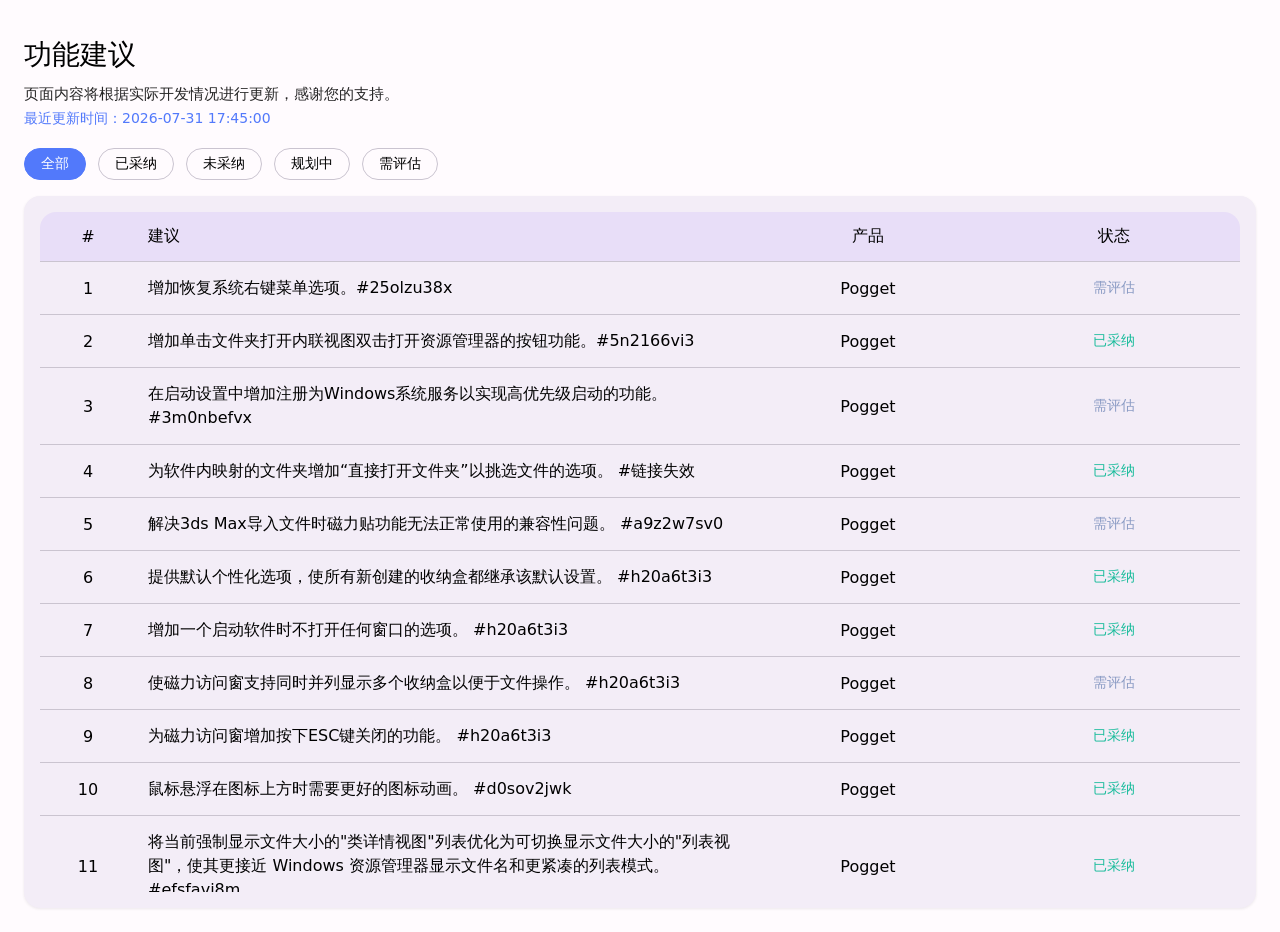
<file: community/source_infolist.html>
<!DOCTYPE html>
<html lang="zh-CN">

<head>
    <meta charset="UTF-8">
    <meta name="viewport" content="width=device-width, initial-scale=1.0">
    <title>功能建议</title>
    <link rel="stylesheet" href="https://cdnjs.cloudflare.com/ajax/libs/font-awesome/6.6.0/css/all.min.css">
    <link rel="stylesheet" href="./sytle_v2di.css">
</head>

<body>
    <div class="fixed-header">
        <h1>功能建议</h1>
        <p class="header-desc">页面内容将根据实际开发情况进行更新，感谢您的支持。</p>
        <p class="update-time">最近更新时间：<span id="updateDate"></span></p>
    </div>

    <div class="filter-tabs">
        <span class="tab active" data-status="全部">全部</span>
        <span class="tab" data-status="已采纳">已采纳</span>
        <span class="tab" data-status="未采纳">未采纳</span>
        <span class="tab" data-status="规划中">规划中</span>
        <span class="tab" data-status="需评估">需评估</span>
    </div>

    <div class="table-card">
        <div class="table-wrap scroll-wrap">
            <table id="demandTable">
                <thead>
                    <tr>
                        <th>#</th>
                        <th>建议</th>
                        <th>产品</th>
                        <th>状态</th>
                    </tr>
                </thead>
                <tbody id="tableBody"></tbody>
            </table>
        </div>
    </div>
</body>

<script src="./main.js"></script>

</html>
</file>
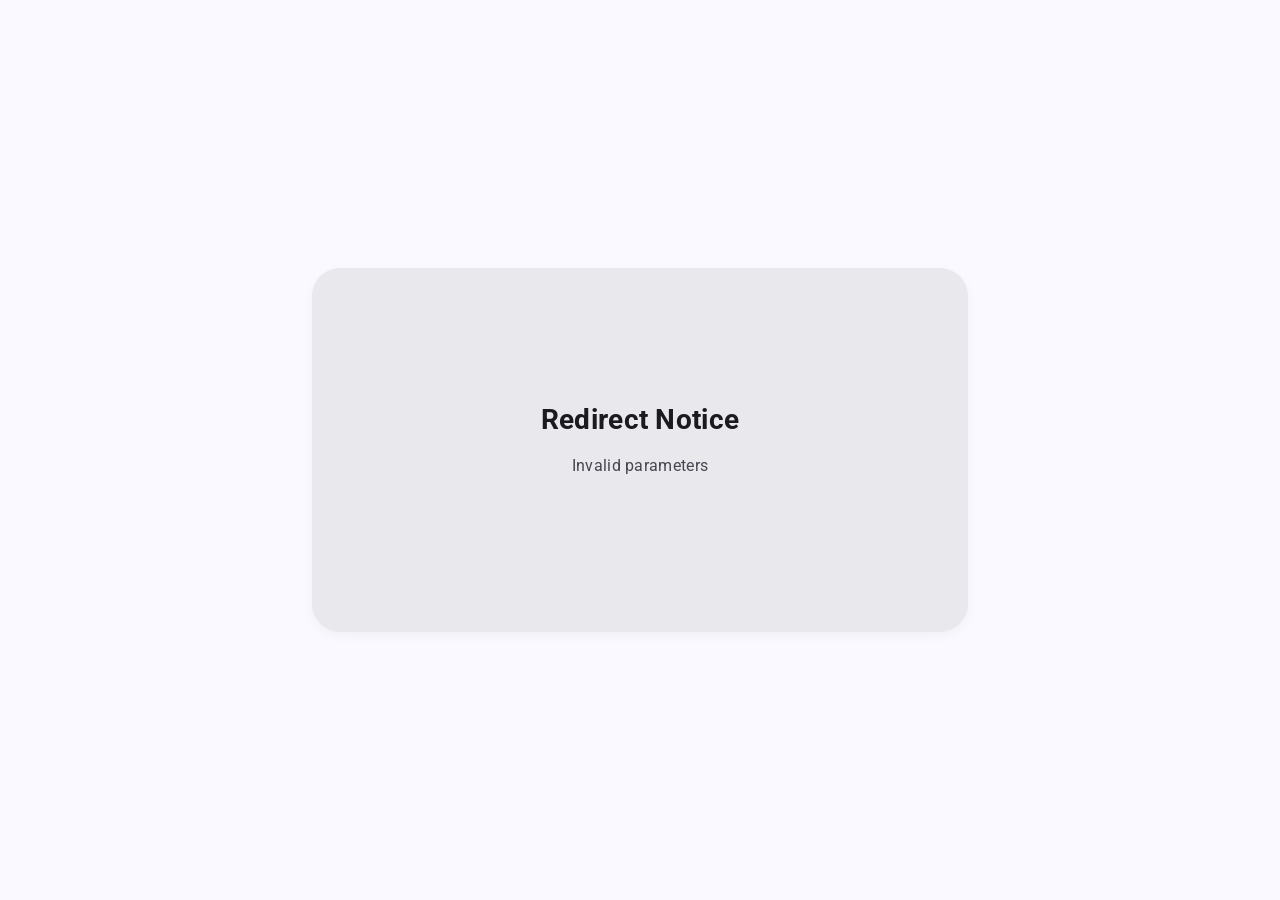
<file: waf/link.html>
<!DOCTYPE html>
<html lang="zh-CN">
<head>
  <meta charset="UTF-8">
  <meta name="viewport" content="width=device-width, initial-scale=1.0, viewport-fit=cover">
  <title>Vilinko Studio 安全跳转提示</title>
  <link rel="preconnect" href="https://fonts.googleapis.com">
  <link rel="preconnect" href="https://fonts.gstatic.com" crossorigin>
  <link href="https://fonts.googleapis.com/css2?family=Roboto:wght@400;500;700&display=swap" rel="stylesheet">
  <link rel="stylesheet" href="https://fonts.googleapis.com/css2?family=Material+Symbols+Rounded:opsz,wght,FILL,GRAD@20..48,100..700,0..1,-50..200" />
  <style>
    * {
      box-sizing: border-box;
      margin: 0;
      padding: 0;
      -webkit-tap-highlight-color: transparent;
    }

    button, .prompt-hint, .url-modal-btn, .prompt-container {
      -webkit-tap-highlight-color: transparent;
      -webkit-touch-callout: none;
    }

    .url-modal-btn, .prompt-hint, .url-modal-overlay, .url-modal {
      -webkit-tap-highlight-color: transparent;
      outline: none;
    }

    :root {
      --md-ref-palette-primary: #5279FB;
      --md-ref-palette-onPrimary: #FFFFFF;
      --md-ref-palette-primaryContainer: #E0E0FC;
      --md-ref-palette-onPrimaryContainer: #061844;
      --md-ref-palette-secondary: #5A5C7C;
      --md-ref-palette-secondaryContainer: #E0E0FE;
      --md-ref-palette-onSecondaryContainer: #151935;
      --md-ref-palette-tertiaryContainer: #FFD8E7;
      --md-ref-palette-onTertiaryContainer: #3C0322;
      --md-ref-palette-surface: #F9F9FF;
      --md-ref-palette-surfaceContainerLow: #F3F3F9;
      --md-ref-palette-surfaceContainer: #EDEDF3;
      --md-ref-palette-surfaceContainerHigh: #E8E8ED;
      --md-ref-palette-surfaceContainerHighest: #E2E2E8;
      --md-ref-palette-onSurface: #1B1B1F;
      --md-ref-palette-onSurfaceVariant: #464651;
      --md-ref-palette-outline: #767682;
      --md-ref-palette-outlineVariant: #C6C5D2;
      --md-ref-palette-inverseSurface: #303034;
      --md-ref-palette-inverseOnSurface: #F0F0F6;
      --md-ref-palette-inversePrimary: #C0C2FD;
      --md-ref-palette-error: #B3261E;
      --md-ref-palette-onError: #FFFFFF;
      --md-ref-palette-errorContainer: #F9DEDC;
      --md-ref-palette-onErrorContainer: #410E0B;
      --md-sys-color-primary: var(--md-ref-palette-primary);
      --md-sys-color-onPrimary: var(--md-ref-palette-onPrimary);
      --md-sys-color-primaryContainer: var(--md-ref-palette-primaryContainer);
      --md-sys-color-onPrimaryContainer: var(--md-ref-palette-onPrimaryContainer);
      --md-sys-color-secondary: var(--md-ref-palette-secondary);
      --md-sys-color-secondaryContainer: var(--md-ref-palette-secondaryContainer);
      --md-sys-color-onSecondaryContainer: var(--md-ref-palette-onSecondaryContainer);
      --md-sys-color-tertiaryContainer: var(--md-ref-palette-tertiaryContainer);
      --md-sys-color-onTertiaryContainer: var(--md-ref-palette-onTertiaryContainer);
      --md-sys-color-surface: var(--md-ref-palette-surface);
      --md-sys-color-surfaceContainerLow: var(--md-ref-palette-surfaceContainerLow);
      --md-sys-color-surfaceContainer: var(--md-ref-palette-surfaceContainer);
      --md-sys-color-surfaceContainerHigh: var(--md-ref-palette-surfaceContainerHigh);
      --md-sys-color-surfaceContainerHighest: var(--md-ref-palette-surfaceContainerHighest);
      --md-sys-color-onSurface: var(--md-ref-palette-onSurface);
      --md-sys-color-onSurfaceVariant: var(--md-ref-palette-onSurfaceVariant);
      --md-sys-color-outline: var(--md-ref-palette-outline);
      --md-sys-color-outlineVariant: var(--md-ref-palette-outlineVariant);
      --md-sys-color-inverseSurface: var(--md-ref-palette-inverseSurface);
      --md-sys-color-inverseOnSurface: var(--md-ref-palette-inverseOnSurface);
      --md-sys-color-inversePrimary: var(--md-ref-palette-inversePrimary);
      --md-sys-color-error: var(--md-ref-palette-error);
      --md-sys-color-onError: var(--md-ref-palette-onError);
      --md-sys-color-errorContainer: var(--md-ref-palette-errorContainer);
      --md-sys-color-onErrorContainer: var(--md-ref-palette-onErrorContainer);
      --md-sys-shape-corner-extra-small: 4px;
      --md-sys-shape-corner-small: 8px;
      --md-sys-shape-corner-medium: 12px;
      --md-sys-shape-corner-large: 16px;
      --md-sys-shape-corner-extra-large: 28px;
      --md-sys-shape-corner-full: 9999px;
      --md-sys-spacing-4: 4px;
      --md-sys-spacing-8: 8px;
      --md-sys-spacing-12: 12px;
      --md-sys-spacing-16: 16px;
      --md-sys-spacing-24: 24px;
      --md-sys-typescale-title-large: 22px;
      --md-sys-typescale-title-medium: 16px;
      --md-sys-typescale-body-large: 16px;
      --md-sys-typescale-body-medium: 14px;
      --md-sys-typescale-label-large: 14px;
    }

    @media (prefers-color-scheme: dark) {
      :root {
        --md-sys-color-primary: #C0C2FD;
        --md-sys-color-onPrimary: #062C70;
        --md-sys-color-primaryContainer: #07409F;
        --md-sys-color-onPrimaryContainer: #E0E0FC;
        --md-sys-color-secondary: #C3C3E9;
        --md-sys-color-secondaryContainer: #424463;
        --md-sys-color-onSecondaryContainer: #E0E0FE;
        --md-sys-color-tertiaryContainer: #6E334E;
        --md-sys-color-onTertiaryContainer: #FFD8E7;
        --md-sys-color-surface: #131317;
        --md-sys-color-surfaceContainerLow: #1B1B1F;
        --md-sys-color-surfaceContainer: #1F1F23;
        --md-sys-color-surfaceContainerHigh: #2A2A2E;
        --md-sys-color-surfaceContainerHighest: #343439;
        --md-sys-color-onSurface: #E2E2E8;
        --md-sys-color-onSurfaceVariant: #C6C5D2;
        --md-sys-color-outline: #90909C;
        --md-sys-color-outlineVariant: #464651;
        --md-sys-color-inverseSurface: #E2E2E8;
        --md-sys-color-inverseOnSurface: #303034;
        --md-sys-color-inversePrimary: #3857BA;
        --md-sys-color-error: #F2B8B5;
        --md-sys-color-onError: #601410;
        --md-sys-color-errorContainer: #8C1D18;
        --md-sys-color-onErrorContainer: #F9DEDC;
      }
    }

    html, body {
      height: 100%;
      background-color: var(--md-sys-color-surface);
      font-family: 'Roboto', system-ui, -apple-system, sans-serif;
      color: var(--md-sys-color-onSurface);
      -webkit-font-smoothing: antialiased;
      -moz-osx-font-smoothing: grayscale;
    }

    body {
      display: flex;
      align-items: center;
      justify-content: center;
      min-height: 100vh;
      padding: 16px;
      -webkit-user-select: none;
      -moz-user-select: none;
      -ms-user-select: none;
      user-select: none;
      -webkit-touch-callout: none;
    }

    .screen {
      width: 100%;
      display: flex;
      align-items: center;
      justify-content: center;
    }

    .prompt-container {
      width: 656px;
      max-width: 100%;
      height: 364px;
      max-height: calc(100vh - 32px);
      background-color: var(--md-sys-color-surfaceContainerHigh);
      border-radius: var(--md-sys-shape-corner-extra-large);
      box-shadow: 0 4px 12px rgba(0, 0, 0, 0.04);
      position: relative;
      display: flex;
      flex-direction: column;
      align-items: center;
      justify-content: center;
      padding: 24px;
      isolation: isolate;
    }

    .prompt-content {
      display: flex;
      flex-direction: column;
      align-items: center;
      justify-content: center;
      width: 100%;
      text-align: center;
    }

    .prompt-title {
      font-size: 28px;
      font-weight: 700;
      line-height: 1.3;
      color: var(--md-sys-color-onSurface);
      margin-bottom: 16px;
      letter-spacing: 0.01em;
    }

    .prompt-description {
      font-size: 16px;
      font-weight: 400;
      line-height: 1.5;
      color: var(--md-sys-color-onSurfaceVariant);
      max-width: 480px;
      margin: 0 auto;
      letter-spacing: 0.02em;
    }

    .prompt-hint {
      font-size: 14px;
      color: var(--md-sys-color-primary);
      margin-top: 20px;
      font-weight: 500;
      opacity: 0.9;
      word-break: break-all;
      max-width: 500px;
      cursor: pointer;
      transition: opacity 0.2s ease, transform 0.15s ease;
    }

    .prompt-hint:hover {
      opacity: 1;
    }

    .prompt-hint:active {
      transform: scale(0.98);
    }

    .prompt-container {
      transition: background-color 0.3s ease, box-shadow 0.3s ease;
    }

    .ripple-effect {
      position: relative;
      overflow: hidden;
      transition: transform 0.15s cubic-bezier(0.2, 0, 0, 1);
    }
    .ripple-effect:active {
      transform: scale(0.98);
    }

    @media (max-width: 700px) {
      .prompt-container {
        width: 100%;
        height: auto;
        min-height: 320px;
        padding: 32px 20px;
      }
      .prompt-title {
        font-size: 24px;
      }
    }

    @media (max-height: 450px) {
      .prompt-container {
        height: auto;
        min-height: 240px;
        padding: 24px 16px;
      }
      .prompt-title {
        font-size: 24px;
        margin-bottom: 8px;
      }
    }

    .prompt-description span {
      color: var(--md-sys-color-onSurfaceVariant);
    }

    .material-symbols-rounded {
      font-variation-settings: 'FILL' 0, 'wght' 400, 'GRAD' 0, 'opsz' 24;
    }

    .accent {
      color: var(--md-sys-color-primary);
      font-weight: 500;
    }

    .error-text {
      color: var(--md-sys-color-error) !important;
      font-weight: 500;
    }

    .prompt-description .error-text {
      color: var(--md-sys-color-error) !important;
    }

    .copy-toast {
      position: fixed;
      left: 50%;
      bottom: 40px;
      transform: translateX(-50%) translateY(20px);
      background-color: var(--md-sys-color-inverseSurface);
      color: var(--md-sys-color-inverseOnSurface);
      padding: 12px 20px;
      border-radius: var(--md-sys-shape-corner-full);
      font-size: 14px;
      font-weight: 500;
      opacity: 0;
      pointer-events: none;
      transition: opacity 0.25s ease, transform 0.25s ease;
      z-index: 9999;
      white-space: nowrap;
      box-shadow: 0 4px 12px rgba(0, 0, 0, 0.15);
    }

    .copy-toast.show {
      opacity: 1;
      transform: translateX(-50%) translateY(0);
    }

    .url-modal-overlay {
      position: fixed;
      inset: 0;
      background-color: rgba(0, 0, 0, 0.4);
      display: flex;
      align-items: center;
      justify-content: center;
      padding: 24px;
      z-index: 10000;
      opacity: 0;
      pointer-events: none;
      transition: opacity 0.2s ease;
    }

    .url-modal-overlay.show {
      opacity: 1;
      pointer-events: auto;
    }

    .url-modal {
      width: 560px;
      max-width: 100%;
      background-color: var(--md-sys-color-surfaceContainerHigh);
      border-radius: var(--md-sys-shape-corner-extra-large);
      box-shadow: 0 8px 32px rgba(0, 0, 0, 0.2);
      padding: 24px;
      display: flex;
      flex-direction: column;
      gap: 16px;
      transform: scale(0.95);
      transition: transform 0.2s ease;
    }

    .url-modal-overlay.show .url-modal {
      transform: scale(1);
    }

    .url-modal-title {
      font-size: 20px;
      font-weight: 700;
      color: var(--md-sys-color-onSurface);
      letter-spacing: 0.01em;
    }

    .url-modal-desc {
      font-size: 14px;
      line-height: 1.5;
      color: var(--md-sys-color-onSurfaceVariant);
    }

    .url-modal-input {
      width: 100%;
      padding: 14px 16px;
      font-size: 14px;
      font-family: 'Roboto', system-ui, -apple-system, sans-serif;
      color: var(--md-sys-color-onSurface);
      background-color: var(--md-sys-color-surfaceContainer);
      border: 1px solid var(--md-sys-color-outlineVariant);
      border-radius: var(--md-sys-shape-corner-medium);
      word-break: break-all;
      line-height: 1.5;
      -webkit-user-select: text;
      -moz-user-select: text;
      -ms-user-select: text;
      user-select: text;
      cursor: text;
      outline: none;
      resize: none;
    }

    .url-modal-input:focus {
      border-color: var(--md-sys-color-primary);
      box-shadow: 0 0 0 2px var(--md-sys-color-primaryContainer);
    }

    .url-modal-actions {
      display: flex;
      justify-content: flex-end;
      gap: 12px;
    }

    .url-modal-btn {
      padding: 10px 20px;
      font-size: 14px;
      font-weight: 500;
      font-family: 'Roboto', system-ui, -apple-system, sans-serif;
      border: none;
      border-radius: var(--md-sys-shape-corner-full);
      cursor: pointer;
      transition: background-color 0.2s ease, opacity 0.2s ease;
      -webkit-user-select: none;
      user-select: none;
    }

    .url-modal-btn:active {
      opacity: 0.8;
    }

    .url-modal-btn-primary {
      background-color: var(--md-sys-color-primary);
      color: var(--md-sys-color-onPrimary);
    }

    .url-modal-btn-primary:hover {
      opacity: 0.9;
    }

    .url-modal-btn-text {
      background-color: transparent;
      color: var(--md-sys-color-primary);
    }

    .url-modal-btn-text:hover {
      background-color: var(--md-sys-color-primaryContainer);
    }
  </style>
</head>
<body>
  <div class="screen">
    <div class="prompt-container" role="alert" aria-live="polite">
      <div class="prompt-content">
        <h1 class="prompt-title" id="promptTitle">跳转提示</h1>
        <p class="prompt-description" id="descriptionText">
        </p>
        <div class="prompt-hint" aria-hidden="true" id="targetUrlDisplay">
        </div>
      </div>
    </div>
  </div>

  <div class="copy-toast" id="copyToast"></div>

  <div class="url-modal-overlay" id="urlModalOverlay">
    <div class="url-modal" role="dialog" aria-modal="true" aria-labelledby="urlModalTitle">
      <div class="url-modal-title" id="urlModalTitle"></div>
      <div class="url-modal-desc" id="urlModalDesc"></div>
      <textarea class="url-modal-input" id="urlModalInput" readonly rows="3"></textarea>
      <div class="url-modal-actions">
        <button class="url-modal-btn url-modal-btn-text" id="urlModalClose"></button>
        <button class="url-modal-btn url-modal-btn-primary" id="urlModalSelectAll"></button>
      </div>
    </div>
  </div>

  <script>
    (function() {
      var TRANSLATIONS = {
        zh: {
          pageTitle: 'Vilinko Studio 安全跳转提示',
          promptTitle: '跳转提示',
          descPrefix: '即将离开当前页面，跳转至以下站点',
          descSuffix: '请确认链接安全，',
          descCountdown: '秒后自动跳转',
          tampered: '参数可能被修改，请尝试手动复制链接访问',
          missing: '参数失效',
          redirectFailed: '跳转失败，链接无效',
          invalidTarget: '无效的目标地址: ',
          modalTitle: '手动复制链接',
          modalDesc: '请选中下方链接并手动复制，然后粘贴到浏览器地址栏访问。',
          modalClose: '关闭',
          modalSelectAll: '全选',
          copySuccess: '链接已复制到剪贴板',
          copyFail: '复制失败，请手动复制'
        },
        en: {
          pageTitle: 'Vilinko Studio Safe Redirect Notice',
          promptTitle: 'Redirect Notice',
          descPrefix: 'You are about to leave this page and go to:',
          descSuffix: 'Please verify the link is safe. Redirecting in ',
          descCountdown: 's',
          tampered: 'Parameters may have been modified. Please copy the link manually.',
          missing: 'Invalid parameters',
          redirectFailed: 'Redirect failed, invalid link',
          invalidTarget: 'Invalid target URL: ',
          modalTitle: 'Copy Link Manually',
          modalDesc: 'Select the link below and copy it manually, then paste it into your browser.',
          modalClose: 'Close',
          modalSelectAll: 'Select All',
          copySuccess: 'Link copied to clipboard',
          copyFail: 'Copy failed, please copy manually'
        },
        ja: {
          pageTitle: 'Vilinko Studio 安全なリダイレクトのお知らせ',
          promptTitle: 'リダイレクトのお知らせ',
          descPrefix: 'このページを離れ、以下のサイトへ移動します:',
          descSuffix: 'リンクが安全であることを確認してください。',
          descCountdown: '秒後に自動的にリダイレクトします',
          tampered: 'パラメータが変更された可能性があります。手動でリンクをコピーしてください。',
          missing: 'パラメータが無効です',
          redirectFailed: 'リダイレクトに失敗しました。リンクが無効です',
          invalidTarget: '無効なターゲットURL: ',
          modalTitle: '手動でリンクをコピー',
          modalDesc: '下のリンクを選択して手動でコピーし、ブラウザのアドレスバーに貼り付けてください。',
          modalClose: '閉じる',
          modalSelectAll: 'すべて選択',
          copySuccess: 'リンクをクリップボードにコピーしました',
          copyFail: 'コピーに失敗しました。手動でコピーしてください'
        },
        fr: {
          pageTitle: 'Vilinko Studio Avis de redirection sécurisée',
          promptTitle: 'Avis de redirection',
          descPrefix: 'Vous allez quitter cette page et être redirigé vers :',
          descSuffix: 'Veuillez vérifier que le lien est sûr. Redirection dans ',
          descCountdown: 's',
          tampered: 'Les paramètres ont peut-être été modifiés. Veuillez copier le lien manuellement.',
          missing: 'Paramètres invalides',
          redirectFailed: 'Échec de la redirection, lien invalide',
          invalidTarget: 'URL cible invalide : ',
          modalTitle: 'Copier le lien manuellement',
          modalDesc: 'Sélectionnez le lien ci-dessous et copiez-le manuellement, puis collez-le dans votre navigateur.',
          modalClose: 'Fermer',
          modalSelectAll: 'Tout sélectionner',
          copySuccess: 'Lien copié dans le presse-papiers',
          copyFail: 'Échec de la copie, veuillez copier manuellement'
        },
        ru: {
          pageTitle: 'Vilinko Studio Уведомление о безопасном перенаправлении',
          promptTitle: 'Уведомление о перенаправлении',
          descPrefix: 'Вы покидаете эту страницу и переходите на:',
          descSuffix: 'Пожалуйста, убедитесь, что ссылка безопасна. Перенаправление через ',
          descCountdown: 'с',
          tampered: 'Параметры могли быть изменены. Пожалуйста, скопируйте ссылку вручную.',
          missing: 'Недействительные параметры',
          redirectFailed: 'Перенаправление не удалось, недействительная ссылка',
          invalidTarget: 'Недействительный целевой URL: ',
          modalTitle: 'Скопировать ссылку вручную',
          modalDesc: 'Выделите ссылку ниже и скопируйте её вручную, затем вставьте в адресную строку браузера.',
          modalClose: 'Закрыть',
          modalSelectAll: 'Выделить всё',
          copySuccess: 'Ссылка скопирована в буфер обмена',
          copyFail: 'Не удалось скопировать, скопируйте вручную'
        },
        ko: {
          pageTitle: 'Vilinko Studio 안전한 리디렉션 안내',
          promptTitle: '리디렉션 안내',
          descPrefix: '현재 페이지를 떠나 다음 사이트로 이동합니다:',
          descSuffix: '링크가 안전한지 확인하세요. ',
          descCountdown: '초 후 자동으로 이동합니다',
          tampered: '매개변수가 수정되었을 수 있습니다. 링크를 수동으로 복사해 주세요.',
          missing: '매개변수가 유효하지 않습니다',
          redirectFailed: '리디렉션 실패, 유효하지 않은 링크',
          invalidTarget: '유효하지 않은 대상 URL: ',
          modalTitle: '링크 수동 복사',
          modalDesc: '아래 링크를 선택하여 수동으로 복사한 후 브라우저 주소창에 붙여넣으세요.',
          modalClose: '닫기',
          modalSelectAll: '전체 선택',
          copySuccess: '링크가 클립보드에 복사되었습니다',
          copyFail: '복사 실패, 수동으로 복사해 주세요'
        }
      };

      function detectLanguage() {
        var lang = (navigator.language || navigator.userLanguage || 'en').toLowerCase();
        if (lang.indexOf('zh') === 0) return 'zh';
        if (lang.indexOf('ja') === 0) return 'ja';
        if (lang.indexOf('fr') === 0) return 'fr';
        if (lang.indexOf('ru') === 0) return 'ru';
        if (lang.indexOf('ko') === 0) return 'ko';
        if (lang.indexOf('en') === 0) return 'en';
        return 'en';
      }

      var lang = detectLanguage();
      var t = TRANSLATIONS[lang] || TRANSLATIONS.en;

      document.documentElement.lang = lang === 'zh' ? 'zh-CN' : lang;
      document.title = t.pageTitle;

      var promptTitleEl = document.getElementById('promptTitle');
      if (promptTitleEl) promptTitleEl.textContent = t.promptTitle;

      var urlModalTitle = document.getElementById('urlModalTitle');
      if (urlModalTitle) urlModalTitle.textContent = t.modalTitle;

      var urlModalDesc = document.getElementById('urlModalDesc');
      if (urlModalDesc) urlModalDesc.textContent = t.modalDesc;

      var urlModalClose = document.getElementById('urlModalClose');
      if (urlModalClose) urlModalClose.textContent = t.modalClose;

      var urlModalSelectAll = document.getElementById('urlModalSelectAll');
      if (urlModalSelectAll) urlModalSelectAll.textContent = t.modalSelectAll;

      function buildDescription(prefix, middle, suffix) {
        return prefix + '<br>' + middle + suffix;
      }

      document.addEventListener('contextmenu', function(e) {
        e.preventDefault();
      });

      document.addEventListener('selectstart', function(e) {
        if (e.target && e.target.closest && e.target.closest('.url-modal')) {
          return;
        }
        e.preventDefault();
      });

      document.addEventListener('dragstart', function(e) {
        e.preventDefault();
      });

      document.addEventListener('copy', function(e) {
        if (e.target && e.target.closest && e.target.closest('.url-modal')) {
          return;
        }
        e.preventDefault();
      });

      document.addEventListener('cut', function(e) {
        if (e.target && e.target.closest && e.target.closest('.url-modal')) {
          return;
        }
        e.preventDefault();
      });

      document.addEventListener('paste', function(e) {
        if (e.target && e.target.closest && e.target.closest('.url-modal')) {
          return;
        }
        e.preventDefault();
      });

      document.addEventListener('keydown', function(e) {
        var key = e.key ? e.key.toLowerCase() : '';
        var isInModal = e.target && e.target.closest && e.target.closest('.url-modal');

        if (e.key === 'F12' || e.keyCode === 123) {
          e.preventDefault();
          e.stopPropagation();
          return false;
        }

        if (e.ctrlKey && e.shiftKey && (key === 'i' || key === 'j' || key === 'c')) {
          e.preventDefault();
          e.stopPropagation();
          return false;
        }

        if (isInModal) {
          if ((e.ctrlKey || e.metaKey) && (key === 'c' || key === 'a')) {
            return;
          }
        }

        if (e.ctrlKey || e.metaKey) {
          if (key === 'c' || key === 'v' || key === 'x' || key === 'a' || key === 'u' || key === 's' || key === 'p') {
            e.preventDefault();
            e.stopPropagation();
            return false;
          }
        }
      }, true);

      var EXPECTED_URLGID = 'dmlsaW5rb3N0dWRpb3dhZjEwMzA';
      var DEFAULT_URL = 'https://example.com';
      var DEFAULT_DELAY_MS = 5000;

      var params = new URLSearchParams(window.location.search);

      var gotoParam = params.get('goto');
      var secParam = params.get('sec');
      var urlgidParam = params.get('urlgid');

      var targetUrlDisplay = document.getElementById('targetUrlDisplay');
      var descriptionEl = document.getElementById('descriptionText');
      var copyToast = document.getElementById('copyToast');

      var urlModalOverlay = document.getElementById('urlModalOverlay');
      var urlModalInput = document.getElementById('urlModalInput');

      var currentTargetUrl = '';

      function showToast(message) {
        if (!copyToast) return;
        copyToast.textContent = message;
        copyToast.classList.add('show');
        clearTimeout(copyToast._timer);
        copyToast._timer = setTimeout(function() {
          copyToast.classList.remove('show');
        }, 2000);
      }

      function openUrlModal(url) {
        if (!urlModalOverlay || !urlModalInput) return;
        urlModalInput.value = url;
        urlModalOverlay.classList.add('show');
        setTimeout(function() {
          urlModalInput.focus();
          urlModalInput.select();
        }, 50);
      }

      function closeUrlModal() {
        if (!urlModalOverlay) return;
        urlModalOverlay.classList.remove('show');
      }

      if (urlModalClose) {
        urlModalClose.addEventListener('click', function(e) {
          e.stopPropagation();
          closeUrlModal();
        });
      }

      if (urlModalSelectAll) {
        urlModalSelectAll.addEventListener('click', function(e) {
          e.stopPropagation();
          if (urlModalInput) {
            urlModalInput.focus();
            urlModalInput.select();
            urlModalInput.setSelectionRange(0, urlModalInput.value.length);
          }
        });
      }

      if (urlModalOverlay) {
        urlModalOverlay.addEventListener('click', function(e) {
          if (e.target === urlModalOverlay) {
            closeUrlModal();
          }
        });
      }

      document.addEventListener('keydown', function(e) {
        if (e.key === 'Escape') {
          closeUrlModal();
        }
      });

      if (targetUrlDisplay) {
        targetUrlDisplay.addEventListener('click', function() {
          if (currentTargetUrl) {
            openUrlModal(currentTargetUrl);
          }
        });
      }

      function updateUIForStatus(status, detail) {
        detail = detail || {};
        var targetUrl = detail.targetUrl;
        var delaySecondsDisplay = detail.delaySecondsDisplay;

        if (status === 'ok') {
          if (descriptionEl) {
            descriptionEl.innerHTML = buildDescription(
              t.descPrefix,
              t.descSuffix,
              '<span id="countdownDisplay">' + delaySecondsDisplay + '</span>' + t.descCountdown
            );
          }
          if (targetUrlDisplay && targetUrl) {
            targetUrlDisplay.textContent = targetUrl;
            currentTargetUrl = targetUrl;
          }
        } else if (status === 'tampered') {
          if (descriptionEl) {
            descriptionEl.innerHTML = '<span class="error-text">' + t.tampered + '</span>';
          }
          if (targetUrlDisplay) {
            targetUrlDisplay.textContent = targetUrl || 'N/A';
            currentTargetUrl = targetUrl || '';
          }
        } else if (status === 'missing') {
          if (descriptionEl) {
            descriptionEl.innerHTML = t.missing;
          }
          if (targetUrlDisplay) {
            targetUrlDisplay.textContent = '';
            currentTargetUrl = '';
          }
        }
      }

      var isGotoMissing = !gotoParam || gotoParam.trim() === '';
      var isSecMissing = !secParam || secParam.trim() === '';
      var isUrlgidMissing = !urlgidParam || urlgidParam.trim() === '';

      if (isGotoMissing || isSecMissing || isUrlgidMissing) {
        updateUIForStatus('missing');
        return;
      }

      if (urlgidParam !== EXPECTED_URLGID) {
        updateUIForStatus('tampered', {
          targetUrl: gotoParam.trim() || DEFAULT_URL
        });
        return;
      }

      var targetUrl = gotoParam.trim();

      var delayMs = DEFAULT_DELAY_MS;
      var parsedSec = Number(secParam);
      if (!isNaN(parsedSec) && parsedSec >= 0) {
        delayMs = parsedSec;
      } else {
        updateUIForStatus('tampered', {
          targetUrl: targetUrl || DEFAULT_URL
        });
        return;
      }

      var delaySeconds = delayMs / 1000;
      var delaySecondsDisplay = Number.isInteger(delaySeconds) ? delaySeconds : delaySeconds.toFixed(1);

      updateUIForStatus('ok', {
        targetUrl: targetUrl,
        delaySecondsDisplay: delaySecondsDisplay
      });

      setTimeout(function() {
        try {
          window.location.assign(targetUrl);
        } catch (e) {
          console.warn('Redirect failed:', e);
          if (targetUrlDisplay) {
            targetUrlDisplay.textContent = t.invalidTarget + targetUrl;
          }
          if (descriptionEl) {
            descriptionEl.innerHTML = '<span class="error-text">' + t.redirectFailed + '</span>';
          }
        }
      }, delayMs);
    })();
  </script>
</body>
</html>
</file>
<file: community/sytle_v2di.css>
:root {
    --primary: #5279FB;
    --primary-light: #9AB1FA;
    --text-main: #000000;
    --bg-page: #FFFBFE;
    --bg-surface: #F3EDF7;
    --bg-table-header: #E8DEF8;
    --border-color: #CAC4D0;
    --status-adopt: #1ABC9C;
    --status-reject: #E64C4F;
    --status-plan: #F0753C;
    --status-eval: #8A9BC4;
    --line-height: 1.5;
    --suggest-max-height: calc(var(--line-height) * 3em);
    --card-radius: 16px;
}

html.dark {
    --primary: #9AB1FA;
    --primary-light: #5279FB;
    --text-main: #FFFFFF;
    --bg-page: #1C1B1F;
    --bg-surface: #2D2C31;
    --bg-table-header: #48464F;
    --border-color: #79747E;
    --status-adopt: #5AD7BF;
    --status-reject: #FF7878;
    --status-plan: #F48D6E;
    --status-eval: #ADBFFF;
}

* {
    user-select: none;
    -webkit-user-select: none;
    -moz-user-select: none;
    -ms-user-select: none;
    box-sizing: border-box;
    margin: 0;
    padding: 0;
    /* 全局清除移动端点击高亮 */
    -webkit-tap-highlight-color: transparent;
}

html {
    scrollbar-width: none;
    -ms-overflow-style: none;
    overflow-y: auto;
    /* 全局抗锯齿渲染 */
    -webkit-font-smoothing: antialiased;
    -moz-osx-font-smoothing: grayscale;
}

html::-webkit-scrollbar {
    width: 0;
    height: 0;
    display: none;
}

.scroll-wrap {
    scrollbar-width: none;
    -ms-overflow-style: none;
    overflow: auto;
}

.scroll-wrap::-webkit-scrollbar {
    width: 0;
    height: 0;
    display: none;
}

body {
    font-family: "Roboto", system-ui, -apple-system, sans-serif;
    background-color: var(--bg-page);
    color: var(--text-main);
    padding: 24px;
    min-height: 100vh;
}

.fixed-header {
    position: sticky;
    top: 0;
    background-color: var(--bg-page);
    padding: 12px 0 20px;
    z-index: 99;
}

.fixed-header h1 {
    font-size: 28px;
    font-weight: 500;
    margin-bottom: 8px;
    display: flex;
    align-items: center;
    gap: 10px;
}

.header-desc {
    font-size: 15px;
    opacity: 0.85;
    line-height: 1.6;
}

.update-time {
    font-size: 14px;
    margin-top: 4px;
    color: var(--primary);
}

.table-card {
    margin-top: 16px;
    background: var(--bg-surface);
    border-radius: var(--card-radius);
    padding: 16px;
    box-shadow: 0 1px 3px rgba(0, 0, 0, 0.08);
    overflow: hidden;
}

.table-wrap {
    max-height: calc(100vh - 220px);
    overflow: auto;
}

table {
    width: 100%;
    border-collapse: separate;
    border-spacing: 0;
}

thead tr th {
    position: sticky;
    top: 0;
    background: var(--bg-table-header);
    z-index: 2;
}

thead tr th:first-child {
    border-top-left-radius: var(--card-radius);
}

thead tr th:last-child {
    border-top-right-radius: var(--card-radius);
}

th,
td {
    padding: 14px 12px;
    border-bottom: 1px solid var(--border-color);
}

th {
    font-weight: 500;
    text-align: left;
}

th:nth-child(1),
td:nth-child(1) {
    width: 80px;
    text-align: center;
    vertical-align: middle;
}

th:nth-child(2),
td:nth-child(2) {
    width: 51%;
    vertical-align: top;
}

th:nth-child(3),
td:nth-child(3) {
    width: 20%;
    text-align: center;
    vertical-align: middle;
}

th:nth-child(4),
td:nth-child(4) {
    width: 21%;
    text-align: center;
    vertical-align: middle;
}
tbody td:nth-child(4) {
    font-size: 14px;
}

.suggest-box {
    line-height: var(--line-height);
    max-height: var(--suggest-max-height);
    overflow-y: auto;
    overflow-x: hidden;
    scrollbar-width: none;
}

.suggest-box::-webkit-scrollbar {
    display: none;
}

.status-adopt {
    color: var(--status-adopt);
    font-weight: 500;
}

.status-reject {
    color: var(--status-reject);
    font-weight: 500;
}

.status-plan {
    color: var(--status-plan);
    font-weight: 500;
}

.status-eval {
    color: var(--status-eval);
    font-weight: 500;
}

/* 筛选标签栏：与表格容器同宽，超出横向滚动 */
.filter-tabs {
    display: flex;
    gap: 12px;
    margin-bottom: 16px;
    width: 100%;
    overflow-x: auto;
    overflow-y: hidden;
    scrollbar-width: none;
}
.filter-tabs::-webkit-scrollbar {
    height: 0;
    display: none;
}

.filter-tabs .tab {
    padding: 6px 16px;
    border-radius: 999px;
    border: 1px solid var(--border-color);
    cursor: pointer;
    transition: none;
    -webkit-tap-highlight-color: transparent;
    touch-action: manipulation;
    font-size: 14px;
    white-space: nowrap;
    flex-shrink: 0;
}

.filter-tabs .tab.active {
    background-color: var(--primary);
    color: #fff;
    border-color: var(--primary);
}

/* 无数据提示 */
.empty-row td {
    text-align: center;
    padding: 40px 0;
    opacity: 0.7;
}

/* 响应 */
@media (max-width: 768px) {
    body {
        padding: 12px;
    }

    .fixed-header h1 {
        font-size: 22px;
    }

    th:nth-child(1),
    td:nth-child(1) {
        width: 60px;
        text-align: center;
        vertical-align: middle;
    }

    th:nth-child(2),
    td:nth-child(2) {
        width: 44%;
        vertical-align: top;
    }

    th:nth-child(3),
    td:nth-child(3) {
        width: 24%;
        text-align: center;
        vertical-align: middle;
    }

    th:nth-child(4),
    td:nth-child(4) {
        width: 24%;
        text-align: center;
        vertical-align: middle;
    }
    tbody td:nth-child(4) {
        font-size: 14px;
    }
}
</file>
